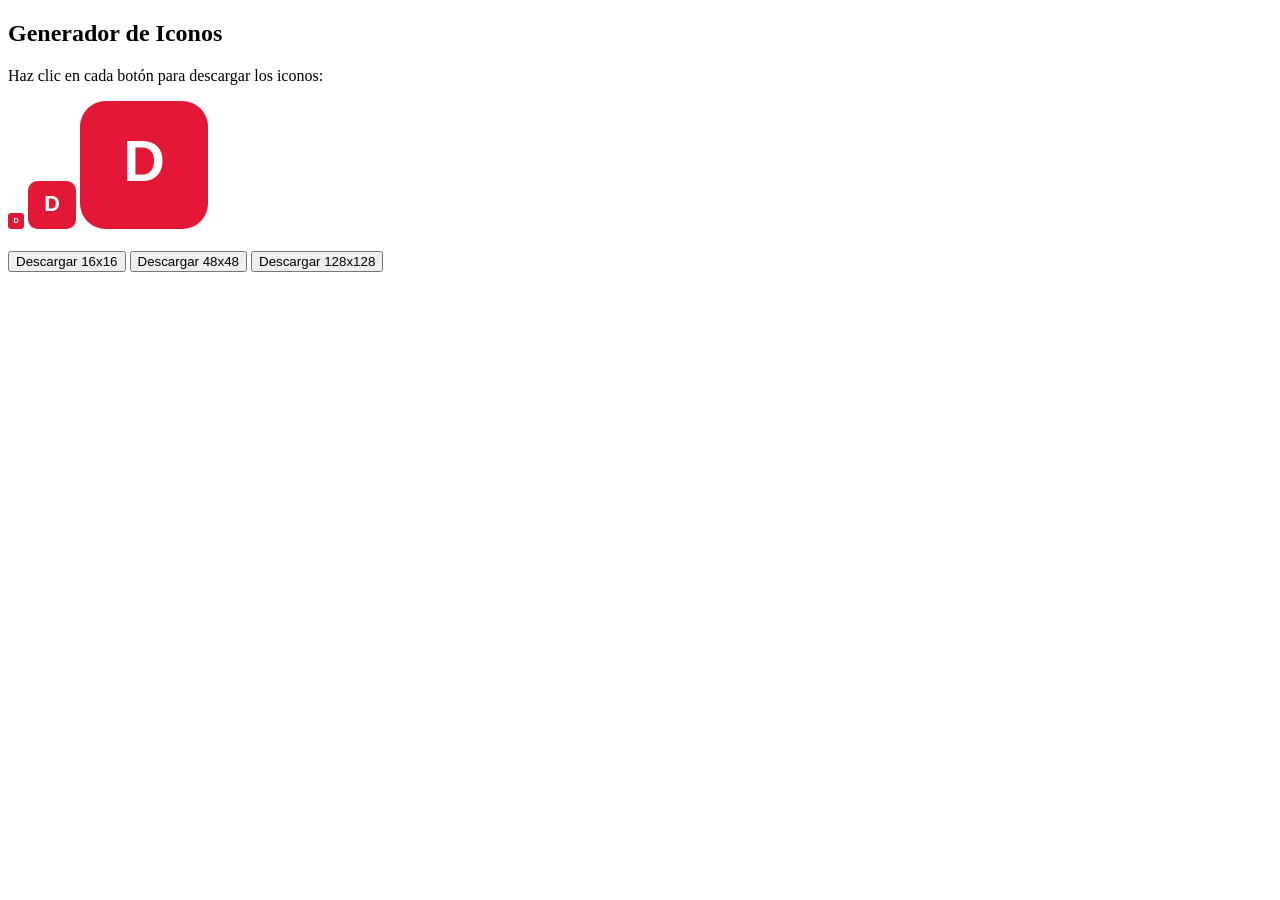
<file: dismac-extension/icons/generate-icons.html>
<!DOCTYPE html>
<html>
<head><title>Generar Iconos Dismac Assist</title></head>
<body>
<h2>Generador de Iconos</h2>
<p>Haz clic en cada botón para descargar los iconos:</p>
<canvas id="c16" width="16" height="16"></canvas>
<canvas id="c48" width="48" height="48"></canvas>
<canvas id="c128" width="128" height="128"></canvas>
<br><br>
<button onclick="download('c16', 'icon16.png')">Descargar 16x16</button>
<button onclick="download('c48', 'icon48.png')">Descargar 48x48</button>
<button onclick="download('c128', 'icon128.png')">Descargar 128x128</button>
<script>
function drawIcon(canvasId, size) {
  const canvas = document.getElementById(canvasId);
  const ctx = canvas.getContext('2d');
  const s = size;
  
  ctx.fillStyle = '#E31837';
  ctx.beginPath();
  ctx.roundRect(0, 0, s, s, s * 0.2);
  ctx.fill();
  
  ctx.fillStyle = 'white';
  ctx.font = `bold ${s * 0.45}px Arial`;
  ctx.textAlign = 'center';
  ctx.textBaseline = 'middle';
  ctx.fillText('D', s/2, s/2);
}

drawIcon('c16', 16);
drawIcon('c48', 48);
drawIcon('c128', 128);

function download(canvasId, filename) {
  const link = document.createElement('a');
  link.download = filename;
  link.href = document.getElementById(canvasId).toDataURL();
  link.click();
}
</script>
</body>
</html>
</file>
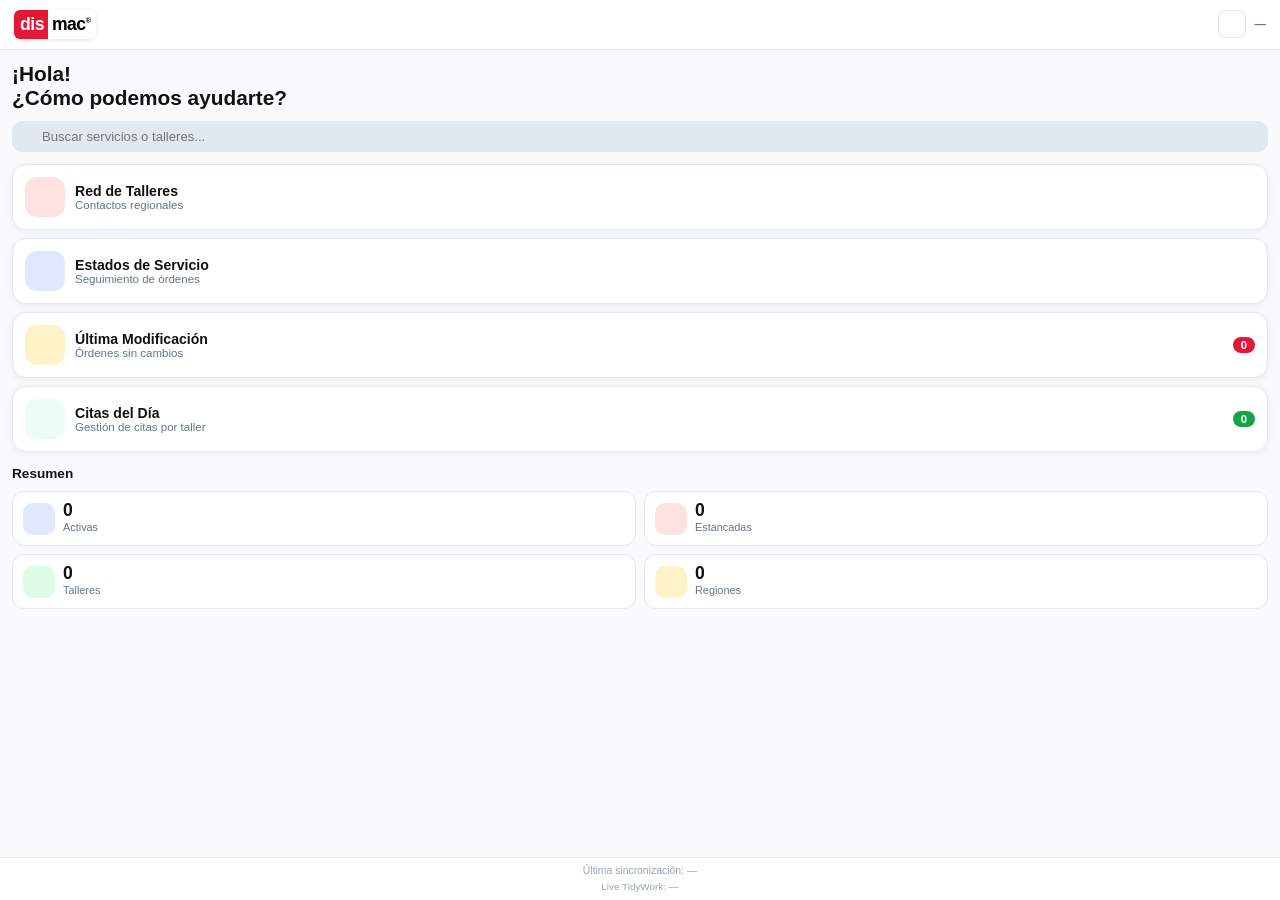
<file: dismac-extension/sidepanel/panel.html>
<!DOCTYPE html>
<html lang="es">
<head>
  <meta charset="UTF-8">
  <meta name="viewport" content="width=device-width, initial-scale=1.0">
  <title>Dismac Assist</title>
  <link rel="stylesheet" href="panel.css">
</head>
<body>
  <div class="sp-container">
    <header class="sp-header">
      <div class="sp-logo">
        <div class="sp-logo-dis">dis</div>
        <div class="sp-logo-mac">mac<sup>&reg;</sup></div>
      </div>
      <div class="sp-header-right">
        <span class="sp-sync-status" id="sync-indicator" title="Estado de sincronización">
          <i class="bi bi-check-circle-fill" style="color:#16a34a;"></i>
        </span>
        <button class="sp-btn-icon" id="refresh-btn" title="Sincronizar datos">
          <i class="bi bi-arrow-clockwise"></i>
        </button>
        <span class="sp-user-name" id="header-usuario">—</span>
      </div>
    </header>

    <main class="sp-main" id="sp-content">
      <!-- Dashboard -->
      <div id="view-dashboard" class="sp-view">
        <div class="sp-welcome">
          <h1>¡Hola!<br>¿Cómo podemos ayudarte?</h1>
        </div>

        <div class="sp-search-box">
          <i class="bi bi-search"></i>
          <input type="text" id="global-search" placeholder="Buscar servicios o talleres...">
          <i class="bi bi-x-circle-fill sp-clear" id="clear-search" style="display:none;"></i>
        </div>

        <div id="search-results" class="sp-hidden"></div>

        <div class="sp-cards" id="main-cards">
          <button class="sp-card" data-action="red-talleres">
            <div class="sp-card-icon" style="background:#fee2e2; color:#E31837;">
              <i class="bi bi-geo-alt-fill"></i>
            </div>
            <div class="sp-card-text">
              <span class="sp-card-title">Red de Talleres</span>
              <span class="sp-card-sub">Contactos regionales</span>
            </div>
            <i class="bi bi-chevron-right sp-arrow"></i>
          </button>

          <button class="sp-card" data-action="estados-menu">
            <div class="sp-card-icon" style="background:#e0e7ff; color:#3b82f6;">
              <i class="bi bi-file-earmark-text"></i>
            </div>
            <div class="sp-card-text">
              <span class="sp-card-title">Estados de Servicio</span>
              <span class="sp-card-sub">Seguimiento de órdenes</span>
            </div>
            <i class="bi bi-chevron-right sp-arrow"></i>
          </button>

          <button class="sp-card" data-action="ultima-mod">
            <div class="sp-card-icon" style="background:#fef3c7; color:#d97706;">
              <i class="bi bi-hourglass-split"></i>
            </div>
            <div class="sp-card-text">
              <span class="sp-card-title">Última Modificación</span>
              <span class="sp-card-sub">Órdenes sin cambios</span>
            </div>
            <span class="sp-badge" id="badge-ultima-mod">0</span>
          </button>

          <button class="sp-card" data-action="citas">
            <div class="sp-card-icon" style="background:#ecfdf5; color:#059669;">
              <i class="bi bi-calendar-check"></i>
            </div>
            <div class="sp-card-text">
              <span class="sp-card-title">Citas del Día</span>
              <span class="sp-card-sub">Gestión de citas por taller</span>
            </div>
            <span class="sp-badge sp-badge-green" id="badge-citas">0</span>
          </button>
        </div>

        <section class="sp-kpi-section">
          <h3>Resumen</h3>
          <div class="sp-kpi-grid">
            <div class="sp-kpi-card">
              <div class="sp-kpi-icon" style="background:#e0e7ff; color:#3b82f6;"><i class="bi bi-file-earmark-text"></i></div>
              <div><div class="sp-kpi-val" id="kpi-ordenes">0</div><div class="sp-kpi-label">Activas</div></div>
            </div>
            <div class="sp-kpi-card">
              <div class="sp-kpi-icon" style="background:#fee2e2; color:#ef4444;"><i class="bi bi-exclamation-triangle"></i></div>
              <div><div class="sp-kpi-val" id="kpi-estancadas">0</div><div class="sp-kpi-label">Estancadas</div></div>
            </div>
            <div class="sp-kpi-card">
              <div class="sp-kpi-icon" style="background:#dcfce7; color:#16a34a;"><i class="bi bi-buildings"></i></div>
              <div><div class="sp-kpi-val" id="kpi-talleres">0</div><div class="sp-kpi-label">Talleres</div></div>
            </div>
            <div class="sp-kpi-card">
              <div class="sp-kpi-icon" style="background:#fef3c7; color:#d97706;"><i class="bi bi-geo-alt"></i></div>
              <div><div class="sp-kpi-val" id="kpi-regiones">0</div><div class="sp-kpi-label">Regiones</div></div>
            </div>
          </div>
        </section>
      </div>

      <!-- Regiones Talleres -->
      <div id="view-talleres" class="sp-view sp-hidden">
        <div class="sp-view-header">
          <button class="sp-btn-back" data-action="go-home"><i class="bi bi-arrow-left"></i></button>
          <h2>Regiones</h2>
        </div>
        <div class="sp-cards">
          <button class="sp-card" data-action="talleres-region" data-region="Tarija"><span class="sp-card-title">Tarija</span></button>
          <button class="sp-card" data-action="talleres-region" data-region="Sucre"><span class="sp-card-title">Sucre</span></button>
          <button class="sp-card" data-action="talleres-region" data-region="Santa Cruz"><span class="sp-card-title">Santa Cruz</span></button>
          <button class="sp-card" data-action="talleres-region" data-region="La Paz"><span class="sp-card-title">La Paz</span></button>
          <button class="sp-card" data-action="talleres-region" data-region="Cochabamba"><span class="sp-card-title">Cochabamba</span></button>
        </div>
      </div>

      <!-- Lista Talleres -->
      <div id="view-talleres-list" class="sp-view sp-hidden">
        <div class="sp-view-header">
          <button class="sp-btn-back" data-action="red-talleres"><i class="bi bi-arrow-left"></i></button>
          <h2 id="talleres-list-title">Talleres</h2>
        </div>
        <div class="sp-search-box">
          <i class="bi bi-search"></i>
          <input type="text" id="talleres-search" placeholder="Buscar taller o marca...">
        </div>
        <div id="talleres-content"></div>
      </div>

      <!-- Menú Estados -->
      <div id="view-estados-menu" class="sp-view sp-hidden">
        <div class="sp-view-header">
          <button class="sp-btn-back" data-action="go-home"><i class="bi bi-arrow-left"></i></button>
          <h2>Órdenes</h2>
        </div>
        <div class="sp-cards">
          <button class="sp-card" data-action="ordenes-region" data-region="Regionales" style="border:2px solid #fecaca; background:linear-gradient(135deg,#fff5f5,#fff);">
            <span class="sp-card-title">Regionales</span>
          </button>
          <button class="sp-card" data-action="ordenes-region" data-region="Tarija"><span class="sp-card-title">Tarija</span></button>
          <button class="sp-card" data-action="ordenes-region" data-region="Sucre"><span class="sp-card-title">Sucre</span></button>
          <button class="sp-card" data-action="ordenes-region" data-region="Santa Cruz"><span class="sp-card-title">Santa Cruz</span></button>
          <button class="sp-card" data-action="ordenes-region" data-region="Municipios"><span class="sp-card-title">Municipios (SCZ)</span></button>
          <button class="sp-card" data-action="ordenes-region" data-region="La Paz"><span class="sp-card-title">La Paz</span></button>
          <button class="sp-card" data-action="ordenes-region" data-region="Cochabamba"><span class="sp-card-title">Cochabamba</span></button>
          <button class="sp-card" data-action="ordenes-region" data-region="Oruro"><span class="sp-card-title">Oruro</span></button>
          <button class="sp-card" data-action="ordenes-region" data-region="Beni"><span class="sp-card-title">Beni</span></button>
          <button class="sp-card" data-action="ordenes-region" data-region="Potosí"><span class="sp-card-title">Potosí</span></button>
        </div>
      </div>

      <!-- Lista Órdenes -->
      <div id="view-ordenes" class="sp-view sp-hidden">
        <div class="sp-view-header">
          <button class="sp-btn-back" id="btn-back-ordenes"><i class="bi bi-arrow-left"></i></button>
          <h2 id="ordenes-title">Órdenes</h2>
        </div>
        <div class="sp-search-box">
          <i class="bi bi-search"></i>
          <input type="text" id="ordenes-search" placeholder="Buscar por ODT, cliente o producto...">
        </div>
        <div id="ordenes-content"></div>
        <div id="ordenes-pagination" class="sp-pagination"></div>
      </div>

      <!-- Detalle de Orden -->
      <div id="view-orden-detail" class="sp-view sp-hidden">
        <div class="sp-view-header">
          <button class="sp-btn-back" id="btn-back-orden"><i class="bi bi-arrow-left"></i></button>
          <h2>Detalle Orden</h2>
        </div>
        <div id="orden-detail-content"></div>
      </div>

      <!-- Citas del Día -->
      <div id="view-citas" class="sp-view sp-hidden">
        <div class="sp-view-header">
          <button class="sp-btn-back" data-action="go-home"><i class="bi bi-arrow-left"></i></button>
          <h2>Citas</h2>
        </div>
        <div class="sp-citas-filters">
          <div class="sp-citas-filter-row">
            <button class="sp-citas-filter active" data-cita-filter="todas">Todas</button>
            <button class="sp-citas-filter" data-cita-filter="hoy">Hoy</button>
            <button class="sp-citas-filter" data-cita-filter="manana">Mañana</button>
            <button class="sp-citas-filter" data-cita-filter="semana">Semana</button>
          </div>
          <div class="sp-citas-filter-row">
            <button class="sp-citas-status active" data-status-filter="todas">Todos estados</button>
            <button class="sp-citas-status" data-status-filter="completado">Completados</button>
            <button class="sp-citas-status" data-status-filter="cancelado">Cancelados</button>
            <button class="sp-citas-status" data-status-filter="programado">Programados</button>
          </div>
          <button class="sp-citas-search-btn" id="citas-buscar-btn">Buscar</button>
        </div>
        <div class="sp-search-box">
          <i class="bi bi-search"></i>
          <input type="text" id="citas-search" placeholder="Buscar por cliente, ODT, técnico o ciudad...">
        </div>
        <div id="citas-content"></div>
      </div>

      <!-- Detalle de Cita -->
      <div id="view-cita-detail" class="sp-view sp-hidden">
        <div class="sp-view-header">
          <button class="sp-btn-back" id="btn-back-citas"><i class="bi bi-arrow-left"></i></button>
          <h2>Detalle de Cita</h2>
        </div>
        <div id="cita-detail-content"></div>
      </div>
    </main>

    <div class="sp-footer" id="sp-footer">
      <span id="last-sync-text">Última sincronización: —</span>
      <span id="live-status-text" style="display:block;font-size:0.62rem;color:#94a3b8;margin-top:2px;">Live TidyWork: —</span>
    </div>
  </div>

  <script src="panel.js"></script>
</body>
</html>
</file>
<file: dismac-extension/sidepanel/panel.css>
:root {
  --primary: #E31837;
  --primary-dark: #B3132B;
  --primary-light: #FDE8EA;
  --bg: #f8fafc;
  --bg-card: #ffffff;
  --text: #111111;
  --text-muted: #64748b;
  --border: #e2e8f0;
  --font: 'Outfit', -apple-system, sans-serif;
  --radius: 14px;
  --shadow: 0 2px 8px rgba(0,0,0,0.06);
}

* { margin: 0; padding: 0; box-sizing: border-box; }

body {
  font-family: var(--font);
  background: var(--bg);
  color: var(--text);
  font-size: 13px;
  line-height: 1.4;
}

.sp-container {
  display: flex;
  flex-direction: column;
  min-height: 100vh;
}

/* Header */
.sp-header {
  display: flex;
  align-items: center;
  justify-content: space-between;
  padding: 10px 14px;
  background: white;
  border-bottom: 1px solid var(--border);
  position: sticky;
  top: 0;
  z-index: 50;
}

.sp-logo {
  display: flex;
  font-size: 1.1rem;
  font-weight: 900;
  letter-spacing: -0.5px;
  border-radius: 6px;
  overflow: hidden;
  box-shadow: 0 1px 4px rgba(0,0,0,0.1);
}

.sp-logo-dis {
  background: var(--primary);
  color: white;
  padding: 2px 4px 2px 6px;
}

.sp-logo-mac {
  background: white;
  color: black;
  padding: 2px 6px 2px 4px;
}

.sp-logo-mac sup { font-size: 0.4em; margin-top: -6px; }

.sp-header-right {
  display: flex;
  align-items: center;
  gap: 8px;
}

.sp-btn-icon {
  background: none;
  border: 1px solid var(--border);
  border-radius: 8px;
  width: 28px;
  height: 28px;
  display: flex;
  align-items: center;
  justify-content: center;
  cursor: pointer;
  color: var(--text-muted);
  font-size: 0.85rem;
  transition: all 0.2s;
}

.sp-btn-icon:hover { background: var(--bg); color: var(--primary); }
.sp-btn-icon.spinning i { animation: spin 1s linear infinite; }

@keyframes spin { from { transform: rotate(0deg); } to { transform: rotate(360deg); } }

.sp-sync-status { font-size: 0.8rem; }
.sp-user-name {
  font-size: 0.72rem;
  font-weight: 700;
  color: var(--text-muted);
  max-width: 80px;
  overflow: hidden;
  text-overflow: ellipsis;
  white-space: nowrap;
}

/* Main */
.sp-main {
  flex: 1;
  padding: 12px;
  overflow-y: auto;
}

/* Views */
.sp-view { display: flex; flex-direction: column; gap: 12px; }
.sp-hidden { display: none !important; }

.sp-view-header {
  display: flex;
  align-items: center;
  gap: 8px;
  margin-bottom: 4px;
}

.sp-view-header h2 {
  font-size: 1rem;
  font-weight: 800;
}

.sp-btn-back {
  background: white;
  border: 1px solid var(--border);
  border-radius: 8px;
  padding: 5px 10px;
  cursor: pointer;
  display: flex;
  align-items: center;
  gap: 4px;
  font-family: var(--font);
  font-weight: 600;
  font-size: 0.78rem;
  color: var(--text);
  transition: all 0.2s;
}

.sp-btn-back:hover { background: var(--bg); }

/* Welcome */
.sp-welcome h1 {
  font-size: 1.3rem;
  font-weight: 800;
  line-height: 1.15;
}

/* Search */
.sp-search-box {
  position: relative;
  display: flex;
  align-items: center;
}

.sp-search-box > i:first-child {
  position: absolute;
  left: 10px;
  color: var(--text-muted);
  font-size: 0.85rem;
}

.sp-search-box input {
  width: 100%;
  padding: 8px 32px 8px 30px;
  background: #e2e8f0;
  border: none;
  border-radius: 10px;
  font-family: var(--font);
  font-size: 0.82rem;
  outline: none;
}

.sp-search-box input:focus { box-shadow: 0 0 0 2px rgba(227,24,55,0.2); }

.sp-clear {
  position: absolute;
  right: 10px;
  color: #94a3b8;
  font-size: 0.85rem;
  cursor: pointer;
}

/* Cards */
.sp-cards {
  display: flex;
  flex-direction: column;
  gap: 8px;
}

.sp-card {
  display: flex;
  align-items: center;
  gap: 10px;
  background: var(--bg-card);
  border: 1px solid var(--border);
  border-radius: var(--radius);
  padding: 12px;
  cursor: pointer;
  font-family: var(--font);
  text-align: left;
  transition: all 0.2s;
  box-shadow: var(--shadow);
}

.sp-card:hover {
  transform: translateY(-1px);
  box-shadow: 0 4px 12px rgba(0,0,0,0.08);
}

.sp-card-icon {
  width: 40px;
  height: 40px;
  border-radius: 12px;
  display: flex;
  align-items: center;
  justify-content: center;
  font-size: 1.1rem;
  flex-shrink: 0;
}

.sp-card-text {
  display: flex;
  flex-direction: column;
  flex: 1;
  min-width: 0;
}

.sp-card-title {
  font-size: 0.88rem;
  font-weight: 700;
  color: var(--text);
}

.sp-card-sub {
  font-size: 0.72rem;
  color: var(--text-muted);
}

.sp-arrow {
  color: var(--border);
  font-size: 0.9rem;
  flex-shrink: 0;
}

.sp-badge {
  background: var(--primary);
  color: white;
  font-size: 0.7rem;
  font-weight: 800;
  padding: 2px 8px;
  border-radius: 10px;
  flex-shrink: 0;
}

.sp-badge-green {
  background: #16a34a;
}

/* KPI */
.sp-kpi-section h3 {
  font-size: 0.85rem;
  font-weight: 800;
  margin-bottom: 8px;
}

.sp-kpi-grid {
  display: grid;
  grid-template-columns: 1fr 1fr;
  gap: 8px;
}

.sp-kpi-card {
  background: white;
  border: 1px solid var(--border);
  border-radius: 12px;
  padding: 10px;
  display: flex;
  align-items: center;
  gap: 8px;
}

.sp-kpi-icon {
  width: 32px;
  height: 32px;
  border-radius: 10px;
  display: flex;
  align-items: center;
  justify-content: center;
  flex-shrink: 0;
  font-size: 0.85rem;
}

.sp-kpi-val {
  font-size: 1.1rem;
  font-weight: 800;
  line-height: 1;
}

.sp-kpi-label {
  font-size: 0.68rem;
  color: var(--text-muted);
}

/* Contact */
.sp-contact-section h3 {
  font-size: 0.85rem;
  font-weight: 800;
  margin-bottom: 8px;
}

.sp-contact-grid {
  display: grid;
  grid-template-columns: 1fr 1fr;
  gap: 8px;
}

.sp-contact-btn {
  display: flex;
  align-items: center;
  justify-content: center;
  gap: 6px;
  padding: 10px;
  border-radius: 10px;
  color: white;
  text-decoration: none;
  font-weight: 700;
  font-size: 0.85rem;
}

.sp-wa { background: #25D366; }
.sp-phone { background: var(--primary); }

/* Taller Card */
.sp-taller-card {
  background: white;
  border: 1px solid var(--border);
  border-radius: 12px;
  padding: 12px;
  margin-bottom: 8px;
}

.sp-taller-header {
  display: flex;
  justify-content: space-between;
  align-items: flex-start;
  margin-bottom: 6px;
}

.sp-taller-name {
  font-weight: 800;
  font-size: 0.88rem;
}

.sp-taller-ciudad {
  font-size: 0.68rem;
  background: #f1f5f9;
  padding: 2px 6px;
  border-radius: 8px;
  color: var(--text-muted);
}

.sp-taller-marca {
  font-size: 0.75rem;
  color: var(--text-muted);
  margin-bottom: 6px;
}

.sp-taller-actions {
  display: grid;
  grid-template-columns: 1fr 1fr;
  gap: 5px;
}

.sp-taller-actions a {
  display: flex;
  align-items: center;
  justify-content: center;
  gap: 4px;
  padding: 6px;
  border-radius: 8px;
  text-decoration: none;
  font-size: 0.72rem;
  font-weight: 700;
}

.sp-btn-call {
  background: #dbeafe;
  color: #1e40af;
}

.sp-btn-wa {
  background: #dcfce7;
  color: #15803d;
}

/* Orden Card */
.sp-orden-card {
  background: white;
  border: 1px solid var(--border);
  border-radius: 12px;
  padding: 10px 12px;
  margin-bottom: 8px;
  cursor: pointer;
  transition: all 0.2s;
}

.sp-orden-card:hover {
  border-color: #fecaca;
  box-shadow: 0 2px 8px rgba(0,0,0,0.06);
}

.sp-orden-cliente {
  font-weight: 800;
  font-size: 0.85rem;
  margin-bottom: 3px;
}

.sp-orden-producto {
  font-size: 0.75rem;
  color: var(--text-muted);
  margin-bottom: 4px;
}

.sp-orden-meta {
  display: flex;
  align-items: center;
  gap: 8px;
  font-size: 0.68rem;
  color: #94a3b8;
}

.sp-estado-badge {
  background: #e0e7ff;
  color: #3b82f6;
  padding: 2px 7px;
  border-radius: 8px;
  font-weight: 700;
  font-size: 0.65rem;
}

.sp-garantia-badge {
  display: inline-flex;
  align-items: center;
  gap: 3px;
  padding: 2px 7px;
  border-radius: 8px;
  font-size: 0.62rem;
  font-weight: 700;
}

.sp-garantia-ok { background: #dcfce7; color: #166534; }
.sp-garantia-warn { background: #fef3c7; color: #b45309; }
.sp-garantia-exp { background: #fee2e2; color: #b91c1c; }

/* Detail */
.sp-detail-section {
  background: white;
  border: 1px solid var(--border);
  border-radius: 12px;
  padding: 12px;
  margin-bottom: 8px;
}

.sp-detail-section h4 {
  font-size: 0.78rem;
  font-weight: 800;
  color: var(--primary);
  margin-bottom: 8px;
  display: flex;
  align-items: center;
  gap: 5px;
}

.sp-detail-row {
  display: flex;
  justify-content: space-between;
  padding: 4px 0;
  border-bottom: 1px solid #f8fafc;
  font-size: 0.75rem;
}

.sp-detail-row:last-child { border-bottom: none; }

.sp-detail-label {
  font-weight: 600;
  color: var(--text-muted);
}

.sp-detail-value {
  font-weight: 700;
  color: var(--text);
  text-align: right;
  max-width: 55%;
  word-break: break-word;
}

/* WhatsApp message */
.sp-wa-msg {
  margin-top: 8px;
  padding: 10px;
  background: #f0fdf4;
  border: 1px solid #bbf7d0;
  border-radius: 10px;
}

.sp-wa-msg p {
  font-size: 0.75rem;
  font-weight: 700;
  color: #166534;
  margin-bottom: 6px;
  display: flex;
  align-items: center;
  gap: 5px;
}

/* Footer */
.sp-footer {
  padding: 6px 14px;
  text-align: center;
  font-size: 0.65rem;
  color: #94a3b8;
  border-top: 1px solid var(--border);
  background: white;
}

/* Empty state */
.sp-empty {
  text-align: center;
  padding: 2rem;
  color: var(--text-muted);
  font-size: 0.82rem;
}

/* Scrollbar */
::-webkit-scrollbar { width: 4px; }
::-webkit-scrollbar-track { background: transparent; }
::-webkit-scrollbar-thumb { background: #cbd5e1; border-radius: 4px; }

/* ========= Citas del Día ========= */
.sp-citas-filters { padding: 0 12px; margin-bottom: 8px; }

.sp-citas-filter-row {
  display: flex;
  gap: 4px;
  margin-bottom: 6px;
  overflow-x: auto;
}

.sp-citas-filter,
.sp-citas-status {
  padding: 4px 10px;
  border-radius: 16px;
  border: 1px solid var(--border);
  background: white;
  font-size: 0.7rem;
  font-weight: 600;
  color: var(--text-muted);
  cursor: pointer;
  white-space: nowrap;
  transition: all 0.15s;
}

.sp-citas-filter.active,
.sp-citas-status.active {
  background: var(--primary);
  color: white;
  border-color: var(--primary);
}

.sp-citas-filter:hover,
.sp-citas-status:hover {
  border-color: var(--primary);
}

.sp-citas-search-btn {
  width: 100%;
  padding: 8px;
  border-radius: 8px;
  border: none;
  background: var(--primary);
  color: white;
  font-size: 0.78rem;
  font-weight: 700;
  cursor: pointer;
  transition: all 0.15s;
}

.sp-citas-search-btn:hover {
  background: var(--primary-dark);
}

.sp-citas-search-btn:active {
  transform: scale(0.98);
}

/* Taller group */
.sp-cita-taller-group {
  margin-bottom: 12px;
}

.sp-cita-taller-header {
  display: flex;
  align-items: center;
  justify-content: space-between;
  padding: 6px 12px;
  background: #f1f5f9;
  border-radius: 8px;
  margin-bottom: 6px;
  font-size: 0.75rem;
  font-weight: 700;
  color: #334155;
}

.sp-cita-taller-count {
  background: var(--primary);
  color: white;
  padding: 1px 6px;
  border-radius: 10px;
  font-size: 0.65rem;
}

/* Cita card */
.sp-cita-card {
  background: white;
  border: 1px solid var(--border);
  border-radius: 10px;
  padding: 10px 12px;
  margin-bottom: 6px;
  margin-left: 8px;
  cursor: pointer;
  transition: all 0.15s;
  display: flex;
  gap: 10px;
  align-items: flex-start;
}

.sp-cita-card:hover {
  border-color: var(--primary);
  box-shadow: 0 2px 8px rgba(227,24,55,0.08);
}

.sp-cita-time {
  font-size: 0.82rem;
  font-weight: 700;
  color: var(--text);
  min-width: 42px;
  padding-top: 1px;
}

.sp-cita-info { flex: 1; min-width: 0; }

.sp-cita-cliente {
  font-size: 0.78rem;
  font-weight: 700;
  color: var(--text);
  white-space: nowrap;
  overflow: hidden;
  text-overflow: ellipsis;
}

.sp-cita-producto {
  font-size: 0.68rem;
  color: var(--text-muted);
  white-space: nowrap;
  overflow: hidden;
  text-overflow: ellipsis;
  margin-top: 1px;
}

.sp-cita-direccion {
  font-size: 0.65rem;
  color: #94a3b8;
  white-space: nowrap;
  overflow: hidden;
  text-overflow: ellipsis;
  margin-top: 2px;
}

.sp-cita-status-dot {
  width: 8px;
  height: 8px;
  border-radius: 50%;
  margin-top: 5px;
  flex-shrink: 0;
}

.sp-cita-status-dot.programada { background: #94a3b8; }
.sp-cita-status-dot.en-proceso { background: #3b82f6; }
.sp-cita-status-dot.completada { background: #16a34a; }
.sp-cita-status-dot.cancelada { background: #ef4444; }
.sp-cita-status-dot.reagendada { background: #f59e0b; }

/* Cita detail */
.sp-cita-detail-card {
  background: white;
  border: 1px solid var(--border);
  border-radius: 12px;
  padding: 14px;
  margin: 0 12px;
}

.sp-cita-detail-row {
  display: flex;
  justify-content: space-between;
  padding: 6px 0;
  border-bottom: 1px solid #f1f5f9;
  font-size: 0.75rem;
}

.sp-cita-detail-row:last-child { border-bottom: none; }

.sp-cita-detail-label {
  color: var(--text-muted);
  font-weight: 500;
}

.sp-cita-detail-val {
  font-weight: 600;
  color: var(--text);
  text-align: right;
  max-width: 55%;
  overflow: hidden;
  text-overflow: ellipsis;
}

.sp-cita-detail-status {
  display: inline-flex;
  align-items: center;
  gap: 4px;
  padding: 3px 10px;
  border-radius: 8px;
  font-size: 0.72rem;
  font-weight: 700;
}

.sp-cita-detail-actions {
  display: flex;
  gap: 8px;
  margin-top: 12px;
}

.sp-cita-detail-actions a {
  flex: 1;
  text-align: center;
  padding: 8px;
  border-radius: 8px;
  text-decoration: none;
  font-size: 0.75rem;
  font-weight: 700;
}

.sp-cita-action-call {
  background: #dbeafe;
  color: #1e40af;
}

.sp-cita-action-wa {
  background: #dcfce7;
  color: #15803d;
}

/* Paginación de órdenes */
.sp-pagination {
  padding: 12px 16px;
  display: flex;
  flex-direction: column;
  align-items: center;
  gap: 8px;
}

.sp-pagination-info {
  font-size: 0.72rem;
  color: var(--text-muted);
  font-weight: 600;
}

.sp-pagination-btns {
  display: flex;
  align-items: center;
  gap: 4px;
  flex-wrap: wrap;
  justify-content: center;
}

.sp-pagination-nav {
  margin-top: 2px;
}

.sp-page-btn {
  min-width: 32px;
  height: 32px;
  padding: 0 8px;
  border: 1px solid var(--border);
  background: var(--bg-card);
  color: var(--text);
  border-radius: 8px;
  font-size: 0.78rem;
  font-weight: 600;
  cursor: pointer;
  display: inline-flex;
  align-items: center;
  justify-content: center;
  transition: background 0.15s, color 0.15s, border-color 0.15s;
}

.sp-page-btn:hover:not(:disabled):not(.active) {
  background: var(--primary-light);
  border-color: var(--primary);
}

.sp-page-btn.active {
  background: var(--primary);
  border-color: var(--primary);
  color: #fff;
}

.sp-page-btn:disabled {
  opacity: 0.4;
  cursor: not-allowed;
}

.sp-page-dots {
  min-width: 24px;
  text-align: center;
  color: var(--text-muted);
  font-weight: 600;
}

.sp-page-reset {
  width: auto;
}
</file>
